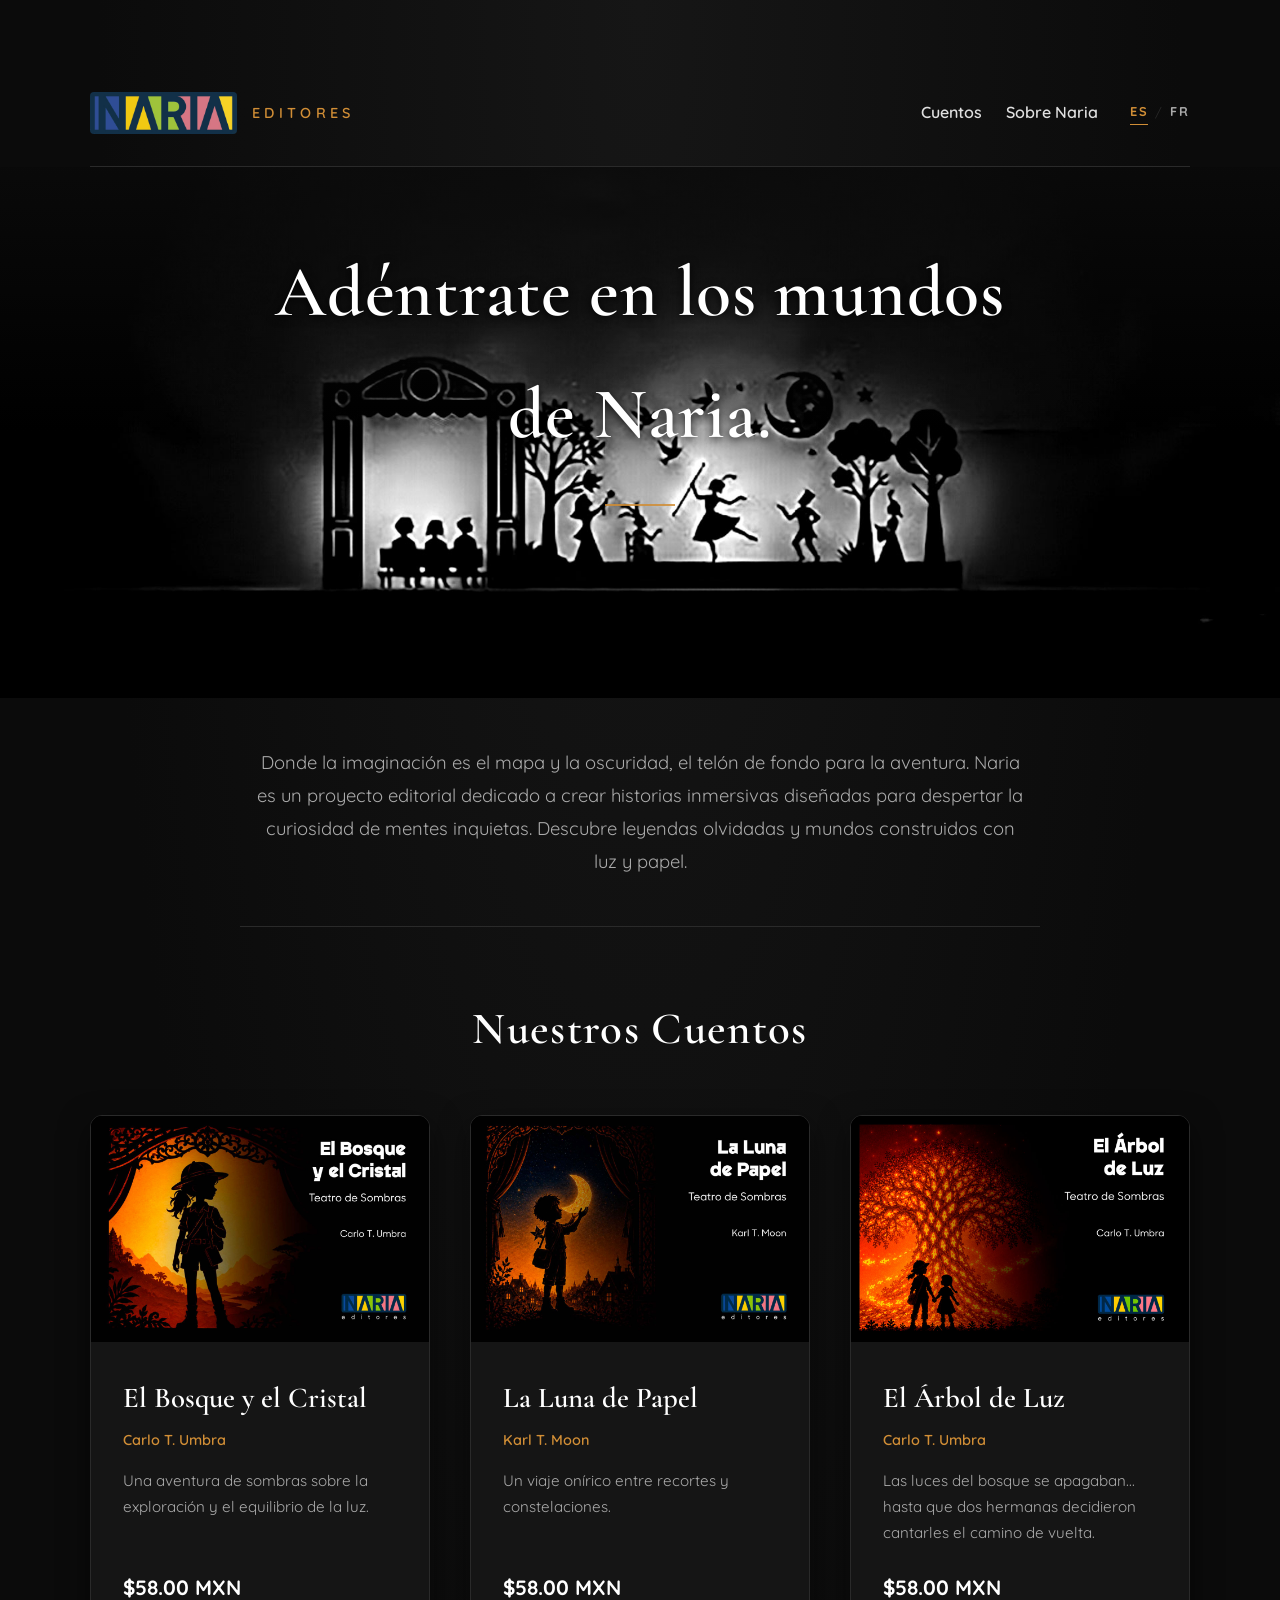
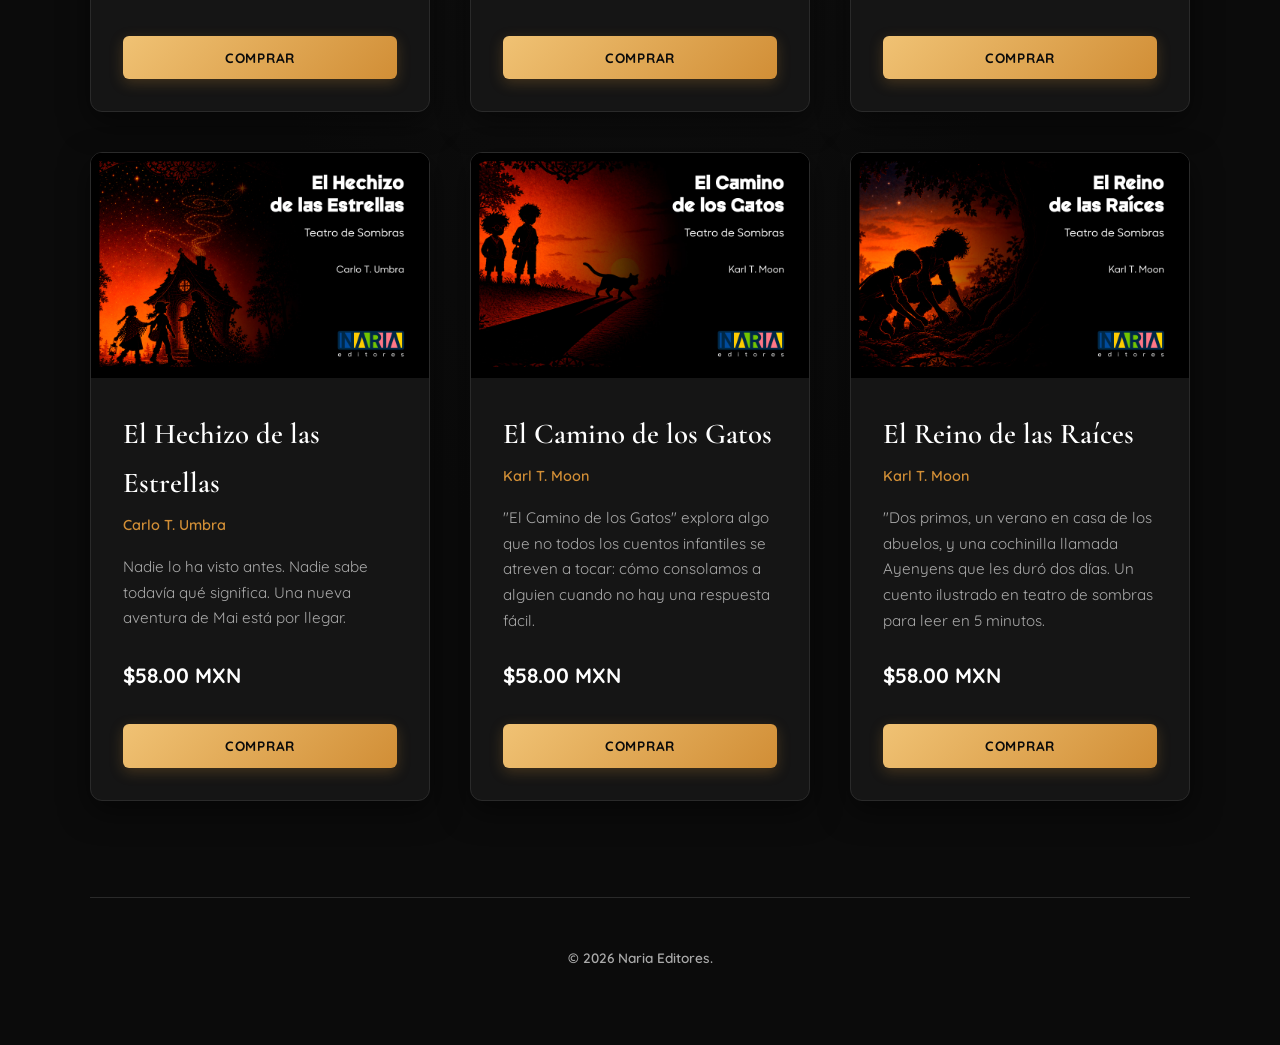
<file: index.html>
<!DOCTYPE html>
<html lang="es">
<head>
    <meta charset="UTF-8">
    <meta name="viewport" content="width=device-width, initial-scale=1.0">
    <title>Naria Editores | Historias de Teatro de Sombras</title>
    <link rel="canonical" href="https://tonateno.github.io/naria/index.html">
    <link rel="alternate" hreflang="es" href="https://tonateno.github.io/naria/index.html">
    <link rel="alternate" hreflang="fr" href="https://tonateno.github.io/naria/fr/index.html">
    <link rel="alternate" hreflang="x-default" href="https://tonateno.github.io/naria/index.html">
    <link rel="stylesheet" href="assets/css/style.css">
    <link rel="preconnect" href="https://fonts.googleapis.com">
    <link rel="preconnect" href="https://fonts.gstatic.com" crossorigin>
    <link href="https://fonts.googleapis.com/css2?family=Cormorant+Garamond:wght@500;600;700&family=Quicksand:wght@400;600;700&display=swap" rel="stylesheet">
</head>
<body class="shadow-theatre-body">

    <header class="main-header container">
        <div class="logo-area">
            <a href="index.html" class="logo-link">
                <img src="images/LogoNaria.jpg" alt="Naria Editores Logo" class="logo-img">
            </a>
            <span class="site-subtitle">Editores</span>
        </div>

        <div class="header-right">
            <nav class="main-nav">
                <ul>
                    <li><a href="#catalogo">Cuentos</a></li>
                    <li><a href="#sobre-naria">Sobre Naria</a></li>
                </ul>
            </nav>

            <div class="lang-switch" aria-label="Selector de idioma">
                <a href="index.html" class="lang-link active" lang="es">ES</a>
                <span class="lang-sep">/</span>
                <a href="fr/index.html" class="lang-link" lang="fr">FR</a>
            </div>
        </div>
    </header>

    <main class="content-area container-fluid">
        <!-- Sección Hero: Imagen header.jpg con el título sobre el cielo oscuro superior -->
        <section class="hero-shadow">
            <div class="hero-content container">
                <h1>Adéntrate en los mundos<br>de Naria.</h1>
            </div>
        </section>

        <!-- Descripción editorial situada debajo de la imagen del header -->
        <section id="sobre-naria" class="intro-description-section container">
            <p class="intro-description">Donde la imaginación es el mapa y la oscuridad, el telón de fondo para la aventura. Naria es un proyecto editorial dedicado a crear historias inmersivas diseñadas para despertar la curiosidad de mentes inquietas. Descubre leyendas olvidadas y mundos construidos con luz y papel.</p>
        </section>

        <!-- Catálogo de Cuentos -->
        <section id="catalogo" class="catalog-section container">
            <h2>Nuestros Cuentos</h2>
            <div class="books-grid">

                <!-- Cuento 1: El Bosque y el Cristal -->
                <article class="book-card">
                    <div class="book-cover-wrapper">
                        <img src="images/cuento-1.jpg" alt="Portada El Bosque y el Cristal" class="book-cover">
                    </div>
                    <div class="book-details">
                        <h3>El Bosque y el Cristal</h3>
                        <p class="book-author">Carlo T. Umbra</p>
                        <p class="book-synopsis">Una aventura de sombras sobre la exploración y el equilibrio de la luz.</p>
                        <p class="book-price">$58.00 MXN</p>
                        <!-- Botón de compra Hotmart para el Cuento 1 -->
                        <a href="https://go.hotmart.com/T107164481V" target="_blank" rel="noopener noreferrer" class="hotmart-buy-button">Comprar</a>
                    </div>
                </article>

                <!-- Cuento 2: La Luna de Papel -->
                <article class="book-card">
                    <div class="book-cover-wrapper">
                        <img src="images/cuento-2.jpg" alt="Portada La Luna de Papel" class="book-cover">
                    </div>
                    <div class="book-details">
                        <h3>La Luna de Papel</h3>
                        <p class="book-author">Karl T. Moon</p>
                        <p class="book-synopsis">Un viaje onírico entre recortes y constelaciones.</p>
                        <p class="book-price">$58.00 MXN</p>
                        <!-- Botón de compra Hotmart para el Cuento 2 -->
                        <a href="https://go.hotmart.com/D107166158L" target="_blank" rel="noopener noreferrer" class="hotmart-buy-button">Comprar</a>
                    </div>
                </article>

                <!-- Cuento 3: El Árbol de Luz -->
                <article class="book-card">
                    <div class="book-cover-wrapper">
                        <img src="images/cuento-3.jpg" alt="Portada El Árbol de Luz" class="book-cover">
                    </div>
                    <div class="book-details">
                        <h3>El Árbol de Luz</h3>
                        <p class="book-author">Carlo T. Umbra</p>
                        <p class="book-synopsis">Las luces del bosque se apagaban... hasta que dos hermanas decidieron cantarles el camino de vuelta.</p>
                        <p class="book-price">$58.00 MXN</p>
                        <!-- Botón de compra Hotmart para el Cuento 3 -->
                        <a href="https://go.hotmart.com/E107239178D" target="_blank" rel="noopener noreferrer" class="hotmart-buy-button">Comprar</a>
                    </div>
                </article>
				
				<!-- Cuento 4: El Hechizo de las Estrellas -->
                <article class="book-card">
                    <div class="book-cover-wrapper">
                        <img src="images/cuento-4.jpg" alt="Portada El Hechizo de las Estrellas" class="book-cover">
                    </div>
                    <div class="book-details">
                        <h3>El Hechizo de las Estrellas</h3>
                        <p class="book-author">Carlo T. Umbra</p>
                        <p class="book-synopsis">Nadie lo ha visto antes. Nadie sabe todavía qué significa. Una nueva aventura de Mai está por llegar.</p>
                        <p class="book-price">$58.00 MXN</p>
                        <!-- Botón de compra Hotmart para el Cuento 3 -->
                        <a href="https://go.hotmart.com/P107373920J?dp=1" target="_blank" rel="noopener noreferrer" class="hotmart-buy-button">Comprar</a>
                    </div>
                </article>

				<!-- Cuento 5: El Camino de los Gatos -->
                <article class="book-card">
                    <div class="book-cover-wrapper">
                        <img src="images/cuento-5.jpg" alt="Portada El Camino de los Gatos" class="book-cover">
                    </div>
                    <div class="book-details">
                        <h3>El Camino de los Gatos</h3>
                        <p class="book-author">Karl T. Moon</p>
                        <p class="book-synopsis">"El Camino de los Gatos" explora algo que no todos los cuentos infantiles se atreven a tocar: cómo consolamos a alguien cuando no hay una respuesta fácil.</p>
                        <p class="book-price">$58.00 MXN</p>
                        <!-- Botón de compra Hotmart para el Cuento 3 -->
                        <a href="https://go.hotmart.com/P107535329M" target="_blank" rel="noopener noreferrer" class="hotmart-buy-button">Comprar</a>
                    </div>
                </article>
				
				<!-- Cuento 6: El Reino de las Raíces -->
                <article class="book-card">
                    <div class="book-cover-wrapper">
                        <img src="images/cuento-6.jpg" alt="Portada El Reino de las Raíces" class="book-cover">
                    </div>
                    <div class="book-details">
                        <h3>El Reino de las Raíces</h3>
                        <p class="book-author">Karl T. Moon</p>
                        <p class="book-synopsis">"Dos primos, un verano en casa de los abuelos, y una cochinilla llamada Ayenyens que les duró dos días. Un cuento ilustrado en teatro de sombras para leer en 5 minutos.</p>
                        <p class="book-price">$58.00 MXN</p>
                        <!-- Botón de compra Hotmart para el Cuento 3 -->
                        <a href="https://go.hotmart.com/V107923233Y" target="_blank" rel="noopener noreferrer" class="hotmart-buy-button">Comprar</a>
                    </div>
                </article>

            </div>
        </section>
    </main>

    <footer class="main-footer container">
        <p>&copy; 2026 Naria Editores.</p>
    </footer>

</body>
</html>
</file>
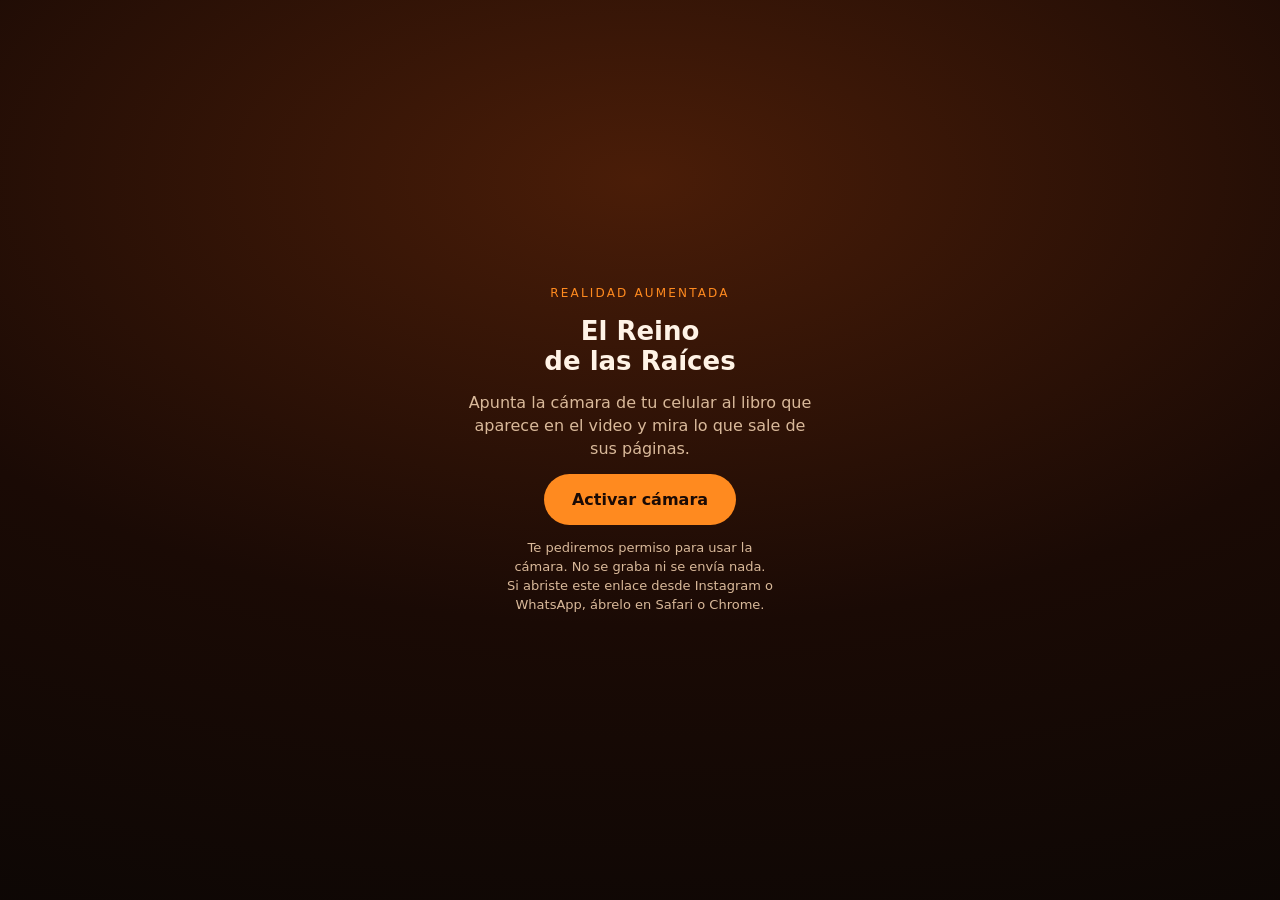
<file: ar/index.html>
<!doctype html>
<html lang="es">
<head>
<meta charset="utf-8">
<meta name="viewport" content="width=device-width,initial-scale=1,maximum-scale=1,user-scalable=no">
<meta name="robots" content="noindex">
<title>El Reino de las Raíces · Realidad aumentada</title>
<style>
  :root{--bg:#0d0705;--ink:#fff3e6;--mut:#d9b99a;--acc:#ff8a1f}
  *{box-sizing:border-box}
  html,body{margin:0;height:100%;background:var(--bg);color:var(--ink);font:16px/1.45 system-ui,-apple-system,"Segoe UI",sans-serif;overflow:hidden}
  #stage{position:fixed;inset:0;overflow:hidden}
  .screen{position:fixed;inset:0;z-index:20;display:flex;flex-direction:column;align-items:center;justify-content:center;gap:14px;padding:24px 20px;text-align:center;
          background:radial-gradient(120% 90% at 50% 20%,#4a1d08 0%,#1a0a05 55%,#0d0705 100%)}
  .screen h1{margin:0;font-size:26px;line-height:1.15}
  .screen p{margin:0;max-width:34ch;color:var(--mut)}
  .eyebrow{font-size:12px;letter-spacing:.18em;text-transform:uppercase;color:var(--acc)}
  .btn{appearance:none;border:0;border-radius:999px;background:var(--acc);color:#1a0a05;font:inherit;font-weight:700;padding:14px 28px;cursor:pointer}
  .btn.ghost{background:rgba(26,10,5,.9);color:var(--ink);border:1.5px solid var(--acc);padding:10px 20px;font-weight:700;box-shadow:0 6px 18px rgba(0,0,0,.45)}
  .small{font-size:13px}
  .hidden{display:none!important}
  #hint{position:fixed;left:0;right:0;bottom:calc(28px + env(safe-area-inset-bottom));z-index:10;display:flex;flex-direction:column;align-items:center;gap:10px;padding:0 20px;text-align:center;pointer-events:none}
  #hint .pill{background:rgba(26,10,5,.88);border:1px solid rgba(255,138,31,.65);color:var(--ink);font-weight:600;border-radius:999px;padding:10px 20px;backdrop-filter:blur(6px);box-shadow:0 6px 18px rgba(0,0,0,.45)}
  #frame{position:fixed;left:50%;top:44%;width:min(86vw,640px);aspect-ratio:16/9;transform:translate(-50%,-50%);z-index:9;border:2px dashed rgba(255,170,90,.75);border-radius:10px;pointer-events:none;animation:pulse 1.8s ease-in-out infinite}
  @keyframes pulse{50%{opacity:.35}}
  #again{position:fixed;left:50%;top:80%;transform:translate(-50%,0);z-index:12;white-space:nowrap}
  .spin{width:34px;height:34px;border-radius:50%;border:4px solid rgba(255,243,230,.2);border-top-color:var(--acc);animation:sp 1s linear infinite}
  @keyframes sp{to{transform:rotate(360deg)}}
  a-scene{position:absolute;inset:0}
  .a-enter-vr,.a-orientation-modal{display:none!important}
  #tv{position:fixed;left:-9999px;top:0;width:8px;height:8px;opacity:0;pointer-events:none}
</style>
<script src="lib/aframe.min.js"></script>
<script src="lib/mindar-image-aframe.prod.js"></script>
</head>
<body>

<div id="start" class="screen">
  <span class="eyebrow">Realidad aumentada</span>
  <h1>El Reino<br>de las Raíces</h1>
  <p>Apunta la cámara de tu celular al libro que aparece en el video y mira lo que sale de sus páginas.</p>
  <button id="go" class="btn">Activar cámara</button>
  <p class="small">Te pediremos permiso para usar la cámara. No se graba ni se envía nada.<br>Si abriste este enlace desde Instagram o WhatsApp, ábrelo en Safari o Chrome.</p>
</div>

<div id="loading" class="screen hidden"><div class="spin"></div><p>Preparando la magia…</p></div>

<div id="error" class="screen hidden">
  <h1>No pudimos usar la cámara</h1>
  <p id="errtxt">Revisa que hayas dado permiso a la cámara y que estés usando Safari o Chrome.</p>
  <button class="btn" onclick="location.reload()">Intentar de nuevo</button>
</div>

<div id="frame" class="hidden"></div>
<div id="hint" class="hidden"><div class="pill" id="hinttxt">Apunta la cámara a la pantalla donde está el libro</div></div>
<button id="again" class="btn ghost hidden">↻ Ver otra vez</button>

<video id="tv" muted loop playsinline preload="auto" webkit-playsinline>
  <source src="assets/tree_mask.mp4" type="video/mp4">
  <source src="assets/tree_mask.webm" type="video/webm">
</video>

<div id="stage">
  <a-scene id="scene"
    mindar-image="imageTargetSrc: targets.mind; autoStart: false; uiLoading: no; uiScanning: no; uiError: no; maxTrack: 1; warmupTolerance: 4; missTolerance: 15"
    color-space="sRGB" renderer="colorManagement: true; alpha: true" embedded
    vr-mode-ui="enabled: false" device-orientation-permission-ui="enabled: false">
    <a-camera position="0 0 0" look-controls="enabled: false" wasd-controls="enabled: false"></a-camera>
    <a-entity id="book" mindar-image-target="targetIndex: 0" naria-show></a-entity>
  </a-scene>
</div>

<script>
(function(){
  var THREE=AFRAME.THREE;
  var clamp=function(x,a,b){return Math.min(b,Math.max(a,x))};
  var lerp=function(a,b,t){return a+(b-a)*t};
  var seg=function(t,a,b){return clamp((t-a)/(b-a),0,1)};
  var eIO=function(x){return x<.5?4*x*x*x:1-Math.pow(-2*x+2,3)/2};
  var eIOs=function(x){return x*x*(3-2*x)};
  var eOut=function(x){return 1-Math.pow(1-x,3)};
  var eBack=function(x){var c1=1.5,c3=c1+1;return 1+c3*Math.pow(x-1,3)+c1*Math.pow(x-1,2)};
  var PI=Math.PI;

  // ---------------- geometría: el libro acostado tal como se ve en el video ----------------
  var FW=1920, FH=1080;                                   // tamaño del cuadro del video (imagen de reconocimiento)
  var fx=function(x){return (x-10)*1920/2731}, fy=function(y){return y*1080/1536};
  var QUAD=[[1135,1056],[1616,1056],[1744,1266],[1007,1266]].map(function(p){return [fx(p[0]),fy(p[1])]});
  var PW=1.5, PD=1.0, T=0.045, KV=1.25;                   // ancho, fondo, grosor del libro; factor vertical
  function solveH(src,dst){
    var A=[],b=[],i;
    for(i=0;i<4;i++){
      var x=src[i][0],y=src[i][1],u=dst[i][0],v=dst[i][1];
      A.push([x,y,1,0,0,0,-u*x,-u*y]);b.push(u);
      A.push([0,0,0,x,y,1,-v*x,-v*y]);b.push(v);
    }
    var n=8;
    for(var c=0;c<n;c++){
      var p=c;for(i=c+1;i<n;i++)if(Math.abs(A[i][c])>Math.abs(A[p][c]))p=i;
      var tmp=A[c];A[c]=A[p];A[p]=tmp;var tb=b[c];b[c]=b[p];b[p]=tb;
      for(i=c+1;i<n;i++){var f=A[i][c]/A[c][c];for(var k=c;k<n;k++)A[i][k]-=f*A[c][k];b[i]-=f*b[c]}
    }
    var h=new Array(n);
    for(i=n-1;i>=0;i--){var s=b[i];for(var k2=i+1;k2<n;k2++)s-=A[i][k2]*h[k2];h[i]=s/A[i][i]}
    return h;
  }
  var H=solveH([[0,0],[PW,0],[PW,PD],[0,PD]],QUAD);
  function pxy(u,v){var z=H[6]*u+H[7]*v+1;return [(H[0]*u+H[1]*v+H[2])/z,(H[3]*u+H[4]*v+H[5])/z]}
  function hscale(v){return (pxy(PW,v)[0]-pxy(0,v)[0])/PW}   // píxeles por unidad a esa profundidad
  function proj(u,v,w){
    var p=pxy(u,v); var y=p[1]-w*KV*hscale(v);
    return [p[0]/FW-0.5,(FH/2-y)/FW];
  }

  // ---------------- utilidades de malla ----------------
  var loader=new THREE.TextureLoader();
  function tex(url,srgb){
    var t=loader.load(url);
    if(srgb!==false) t.colorSpace=THREE.SRGBColorSpace;
    t.anisotropy=4; t.generateMipmaps=true; t.minFilter=THREE.LinearMipmapLinearFilter;
    return t;
  }
  function mat(o){
    var m=new THREE.MeshBasicMaterial(Object.assign({transparent:true,depthTest:false,depthWrite:false,side:THREE.DoubleSide,toneMapped:false},o));
    return m;
  }
  function radialTex(stops,w,h){
    var cv=document.createElement("canvas");cv.width=w||256;cv.height=h||256;var g=cv.getContext("2d");
    var gr=g.createRadialGradient(cv.width/2,cv.height/2,0,cv.width/2,cv.height/2,cv.width/2);
    stops.forEach(function(s){gr.addColorStop(s[0],s[1])});
    g.fillStyle=gr;g.fillRect(0,0,cv.width,cv.height);
    var t=new THREE.CanvasTexture(cv);t.colorSpace=THREE.SRGBColorSpace;return t;
  }
  var NX=16,NY=8;
  function Grid(){
    var n=(NX+1)*(NY+1);
    this.geo=new THREE.BufferGeometry();
    this.pos=new Float32Array(n*3);this.uv=new Float32Array(n*2);
    var idx=[];
    for(var j=0;j<=NX;j++)for(var i=0;i<=NY;i++){var k=j*(NY+1)+i;this.uv[k*2]=j/NX;this.uv[k*2+1]=1-i/NY}
    for(j=0;j<NX;j++)for(i=0;i<NY;i++){var a=j*(NY+1)+i,b=a+1,c=a+(NY+1),d=c+1;idx.push(a,b,c,b,d,c)}
    this.geo.setIndex(idx);
    this.geo.setAttribute("position",new THREE.BufferAttribute(this.pos,3));
    this.geo.setAttribute("uv",new THREE.BufferAttribute(this.uv,2));
  }
  // coloca la hoja: alpha=0 acostada a la derecha, alpha=PI acostada a la izquierda
  Grid.prototype.setPage=function(alpha,h0,lag){
    var ds=PW/NX, u=0, w=h0, sa=Math.sin(alpha);
    for(var j=0;j<=NX;j++){
      if(j>0){var a=alpha-lag*sa*((j-0.5)/NX); u+=ds*Math.cos(a); w+=ds*Math.sin(a)}
      for(var i=0;i<=NY;i++){
        var p=proj(u,i/NY*PD,w),k=(j*(NY+1)+i)*3;
        this.pos[k]=p[0];this.pos[k+1]=p[1];this.pos[k+2]=0;
      }
    }
    this.geo.attributes.position.needsUpdate=true;
    this.geo.computeBoundingSphere();
  };
  // rectángulo plano sobre la mesa (u0..u1, v0..v1) a altura w
  Grid.prototype.setFlat=function(u0,u1,v0,v1,w){
    for(var j=0;j<=NX;j++)for(var i=0;i<=NY;i++){
      var p=proj(lerp(u0,u1,j/NX),lerp(v0,v1,i/NY),w),k=(j*(NY+1)+i)*3;
      this.pos[k]=p[0];this.pos[k+1]=p[1];this.pos[k+2]=0;
    }
    this.geo.attributes.position.needsUpdate=true;this.geo.computeBoundingSphere();
  };

  AFRAME.registerComponent("naria-show",{
    init:function(){
      var self=this, root=this.el.object3D;
      this.t=0; this.found=false;
      this.el.addEventListener("targetFound",function(){self.found=true;UI.found()});
      this.el.addEventListener("targetLost",function(){self.found=false;UI.lost()});
      window.NARIA_RESTART=function(){self.t=0};
      var g=this.g=new THREE.Group();root.add(g);

      // --- libro acostado original (sombras + libro) ---
      var bt=tex("assets/book_lying.png");
      var bx0=611.64,by0=717.19,bx1=1321.71,by1=977.34;
      this.bookSpr=new THREE.Mesh(new THREE.PlaneGeometry((bx1-bx0)/FW,(by1-by0)/FW),mat({map:bt}));
      this.bookSpr.position.set((bx0+bx1)/2/FW-0.5,(FH/2-(by0+by1)/2)/FW,0);this.bookSpr.renderOrder=1;g.add(this.bookSpr);

      // --- sombra del lado izquierdo (donde caen las hojas) ---
      var sh=document.createElement("canvas");sh.width=128;sh.height=64;var sg=sh.getContext("2d");
      sg.filter="blur(6px)";sg.fillStyle="rgba(0,0,0,.85)";sg.fillRect(14,12,100,40);
      var st=new THREE.CanvasTexture(sh);
      this.shL=new Grid();this.shLm=new THREE.Mesh(this.shL.geo,mat({map:st,opacity:0}));this.shLm.renderOrder=2;g.add(this.shLm);
      this.shL.setFlat(-PW-0.08,0.02,-0.06,PD+0.08,0);

      // --- hojas ---
      var tc=tex("assets/cover.jpg"), p1=tex("assets/pag1.jpg"), p2=tex("assets/pag2.jpg"), p3=tex("assets/pag3.jpg");
      function page(map,front,back,hR,hL){
        var gr=new Grid(),f=new THREE.Mesh(gr.geo,mat({map:map,color:front||0xffffff})),b=new THREE.Mesh(gr.geo,back?mat({map:map,color:back}):mat({color:0x1d0f08}));
        g.add(f);g.add(b);return {g:gr,f:f,b:b,hR:hR,hL:hL,a:-1};
      }
      this.stage=page(p3,0xffffff,0,T-0.012,T-0.012); this.stage.g.setPage(0,T-0.012,0); this.stage.f.renderOrder=3; this.stage.b.visible=false;
      this.pg2=page(p2,0xffffff,0x5a4a40,T-0.008,0.015);
      this.pg1=page(p1,0xffffff,0x5a4a40,T-0.004,0.010);
      this.cov=page(tc,0xffffff,0,T,0.005);
      this.pages=[this.pg2,this.pg1,this.cov]; this.pg2.idx=2;this.pg1.idx=1;this.cov.idx=0;
      this.pg2.rBase=4;this.pg1.rBase=5;this.cov.rBase=6;

      // --- luces ---
      var glowT=radialTex([[0,"rgba(255,190,100,1)"],[0.35,"rgba(255,120,30,.55)"],[0.7,"rgba(200,60,10,.15)"],[1,"rgba(120,30,5,0)"]]);
      this.glowBack=new THREE.Mesh(new THREE.PlaneGeometry(1,1),mat({map:glowT,blending:THREE.AdditiveBlending,opacity:0}));this.glowBack.renderOrder=33;g.add(this.glowBack);
      this.glowPage=new Grid();this.glowPageM=new THREE.Mesh(this.glowPage.geo,mat({map:glowT,blending:THREE.AdditiveBlending,opacity:0}));this.glowPageM.renderOrder=8;g.add(this.glowPageM);
      this.glowPage.setFlat(-0.35,PW+0.35,-0.5,PD+0.5,T-0.01);
      var colT=document.createElement("canvas");colT.width=64;colT.height=256;var cg=colT.getContext("2d");
      var lg=cg.createLinearGradient(0,256,0,0);lg.addColorStop(0,"rgba(255,200,120,.95)");lg.addColorStop(0.5,"rgba(255,150,60,.35)");lg.addColorStop(1,"rgba(255,120,40,0)");
      cg.fillStyle=lg;cg.fillRect(0,0,64,256);
      var hg=cg.createLinearGradient(0,0,64,0);hg.addColorStop(0,"rgba(0,0,0,1)");hg.addColorStop(0.5,"rgba(0,0,0,0)");hg.addColorStop(1,"rgba(0,0,0,1)");
      cg.globalCompositeOperation="destination-out";cg.fillStyle=hg;cg.fillRect(0,0,64,256);
      var colTx=new THREE.CanvasTexture(colT);colTx.colorSpace=THREE.SRGBColorSpace;
      this.shaft=new THREE.Mesh(new THREE.PlaneGeometry(1,1),mat({map:colTx,blending:THREE.AdditiveBlending,opacity:0}));this.shaft.renderOrder=32;g.add(this.shaft);

      // --- árbol (video con máscara) y chico (a contraluz) ---
      var vid=this.vid=document.getElementById("tv");
      var vt=this.vt=new THREE.VideoTexture(vid);vt.minFilter=THREE.LinearFilter;vt.magFilter=THREE.LinearFilter;vt.generateMipmaps=false;
      this.treeG=new THREE.Group();g.add(this.treeG);
      this.tree=new THREE.Mesh(new THREE.PlaneGeometry(1,1),mat({color:0x070302,alphaMap:vt}));this.tree.renderOrder=40;this.treeG.add(this.tree);
      this.boyG=new THREE.Group();g.add(this.boyG);
      var bt2=tex("assets/boy.png");
      this.boy=new THREE.Mesh(new THREE.PlaneGeometry(1,1),mat({map:bt2}));this.boy.renderOrder=41;this.boyG.add(this.boy);
      this.boyAR=551/1280;

      // --- logo ---
      this.logoG=new THREE.Group();g.add(this.logoG);
      this.logoGlow=new THREE.Mesh(new THREE.PlaneGeometry(1,1),mat({map:glowT,blending:THREE.AdditiveBlending,opacity:0}));this.logoGlow.renderOrder=34;this.logoG.add(this.logoGlow);
      this.logo=new THREE.Mesh(new THREE.PlaneGeometry(1,1),mat({map:tex("assets/logo.png")}));this.logo.renderOrder=35;this.logoG.add(this.logo);

      // --- chispas ---
      var NPt=70,pp=new Float32Array(NPt*3);this.NPt=NPt;
      this.pgeo=new THREE.BufferGeometry();this.pgeo.setAttribute("position",new THREE.BufferAttribute(pp,3));
      var dot=radialTex([[0,"rgba(255,235,190,1)"],[0.3,"rgba(255,170,70,.8)"],[1,"rgba(255,120,30,0)"]],64,64);
      this.pmat=new THREE.PointsMaterial({size:11*Math.min(window.devicePixelRatio||1,2),map:dot,transparent:true,depthTest:false,depthWrite:false,blending:THREE.AdditiveBlending,sizeAttenuation:false,opacity:0});
      this.pts=new THREE.Points(this.pgeo,this.pmat);this.pts.renderOrder=39;this.pts.frustumCulled=false;g.add(this.pts);
      var r=function(i,s){var x=Math.sin(i*127.1+s*311.7)*43758.5453;return x-Math.floor(x)};
      this.pr=[];for(var i=0;i<NPt;i++)this.pr.push({u:r(i,1)*PW,v:0.15+r(i,2)*0.7,sp:0.25+r(i,3)*0.55,ph:r(i,4)*6.28,t0:r(i,5)*4,sw:0.1+r(i,6)*0.25});
      this.apply(0);
    },
    placePage:function(pc,alpha){
      var h0=lerp(pc.hR,pc.hL,alpha/PI), lag=0.55;
      pc.g.setPage(alpha,h0,lag);
      var front=alpha<PI/2;
      var inFlight=alpha>0.001&&alpha<PI-0.001;
      var ro=inFlight?30+pc.idx:(alpha>=PI-0.001?20+pc.idx:pc.rBase);
      pc.f.visible=front;pc.b.visible=!front;
      pc.f.renderOrder=ro;pc.b.renderOrder=ro;
      var sh=1-0.28*Math.sin(alpha);
      pc.f.material.color.setRGB(sh,sh,sh);
    },
    tick:function(time,dt){
      if(!this.found) return;
      this.t+=Math.min(dt,100)/1000;
      this.apply(this.t);
    },
    apply:function(t){
      var self=this;
      // --- apertura y hojeo ---
      var aC=eIO(seg(t,0.9,2.5))*PI, a1=eIO(seg(t,3.2,4.2))*PI, a2=eIO(seg(t,4.05,5.05))*PI;
      this.cov.f.visible=this.cov.b.visible=(t>0.85);
      this.placePage(this.cov,aC); this.placePage(this.pg1,a1); this.placePage(this.pg2,a2);
      var op=t>0.85; this.stage.f.visible=op;
      if(!op){[this.cov,this.pg1,this.pg2].forEach(function(p){p.f.visible=false;p.b.visible=false})}
      this.shLm.material.opacity=0.55*seg(t,1.6,2.6);
      // --- luz sobre la página ---
      var gp=seg(t,0.9,2.6)*0.8+seg(t,5.0,6.4)*0.3; if(t<=0.85)gp=0;
      this.glowPageM.material.opacity=gp*(0.92+0.08*Math.sin(t*5.3));
      // --- árbol y chico salen del libro ---
      var kt=seg(t,5.5,6.7), kb=seg(t,6.0,7.2);
      var tp=Math.max(0.0001,eBack(kt)), bp=Math.max(0.0001,eBack(kb));
      this.treeG.visible=kt>0; this.boyG.visible=kb>0;
      var tH=1.4, treeAR=800/576;
      this.setBill2(this.treeG,this.tree,1.12,0.30,tH,treeAR,tp,0.62,1.0);
      var sway=Math.sin(t*1.3)*0.012;
      this.setBill2(this.boyG,this.boy,0.42,0.80,1.15,this.boyAR,bp,0.5,1.0);
      this.boyG.rotation.z=sway*(kb>=1?1:0);
      // --- contraluz: resplandor detrás de ambos ---
      var gb=seg(t,5.3,7.0);
      var c=proj(0.78,0.5,T+0.65), sz=proj(0.78,0.5,T+1.45);
      var gh=Math.abs(c[1]-sz[1])*2*1.15;
      this.glowBack.position.set(c[0],c[1],0);this.glowBack.scale.set(gh*1.7,gh,1);
      this.glowBack.material.opacity=0.85*gb*(0.9+0.1*Math.sin(t*3.1));
      var s0=proj(0.78,0.5,T), s1=proj(0.78,0.5,T+1.8);
      this.shaft.position.set(s0[0],(s0[1]+s1[1])/2,0);this.shaft.scale.set(Math.abs(s0[1]-s1[1])*0.55,Math.abs(s0[1]-s1[1]),1);
      this.shaft.material.opacity=0.9*(seg(t,2.0,3.6)*0.45+seg(t,5.2,6.6)*0.55)*(0.9+0.1*Math.sin(t*4.1));
      // --- logo ---
      var kl=seg(t,7.2,8.6);
      this.logoG.visible=kl>0;
      var lp=eBack(kl), lc=proj(0.78,0.5,T+0.15+eOut(kl)*1.2+0.03*Math.sin(t*1.7)*seg(t,8.6,9.0));
      var logoW=2.3*hscale(0.5)/FW*Math.max(0.0001,lp), logoH=logoW*(512/1792);
      this.logoG.position.set(lc[0],lc[1],0);
      this.logo.scale.set(logoW,logoH,1);
      this.logoGlow.scale.set(logoW*1.9,logoH*4.2,1);
      this.logoGlow.material.opacity=0.8*Math.sin(PI*seg(t,7.2,9.0))+0.12;
      // --- chispas ---
      var pa=this.pgeo.attributes.position.array, pm=0;
      for(var i=0;i<this.NPt;i++){
        var q=this.pr[i], age=(t-0.9-q.t0*0.4); if(age<0){pa[i*3]=9;pa[i*3+1]=9;continue}
        var life=3.2,aa=age%life,k=aa/life;
        var w=T+0.1+q.sp*aa*0.8, u=q.u+Math.sin(aa*1.6+q.ph)*q.sw, v=q.v+Math.cos(aa*1.2+q.ph)*0.08;
        var p=proj(u,v,w);pa[i*3]=p[0];pa[i*3+1]=p[1];pa[i*3+2]=0;
      }
      this.pgeo.attributes.position.needsUpdate=true;
      this.pmat.opacity=seg(t,0.9,2.0)*0.95;
      // --- video del árbol ---
      if(this.vid&&kt>0&&this.vid.paused){var pr=this.vid.play();if(pr&&pr.catch)pr.catch(function(){})}
      if(t>9.6){UI.done();this.placeAgain()}
    },
    placeAgain:function(){
      var sc=this.el.sceneEl, cam=sc.camera; if(!cam||!sc.canvas) return;
      var p=proj(0.75,1.0,0); var v=new THREE.Vector3(p[0],p[1]-0.035,0);
      this.g.localToWorld(v); v.project(cam);
      var r=sc.canvas.getBoundingClientRect(), b=document.getElementById("again");
      var x=r.left+(v.x*0.5+0.5)*r.width, y=r.top+(-v.y*0.5+0.5)*r.height;
      x=clamp(x,70,window.innerWidth-70); y=clamp(y,60,window.innerHeight-70);
      b.style.left=x+"px"; b.style.top=y+"px";
    },
    setBill2:function(grp,mesh,u,v,hUnits,ar,pop,ax,ay){
      var b=proj(u,v,T), top=proj(u,v,T+hUnits), hY=Math.abs(b[1]-top[1])*pop, wY=Math.abs(b[1]-top[1])*ar*pop;
      grp.position.set(b[0],b[1],0);
      mesh.scale.set(wY,hY,1);
      mesh.position.set((0.5-ax)*wY,hY*0.5-(1-ay)*hY,0);
    }
  });

  // ---------------- interfaz ----------------
  var $=function(i){return document.getElementById(i)};
  var UI={
    found:function(){$("hint").classList.add("hidden");$("frame").classList.add("hidden")},
    lost:function(){$("again").classList.add("hidden");if(started){$("hinttxt").textContent="Vuelve a apuntar a la pantalla";$("hint").classList.remove("hidden");$("frame").classList.remove("hidden")}},
    done:function(){$("again").classList.remove("hidden")}
  };
  var started=false;
  var scene=$("scene");
  function fail(msg){$("loading").classList.add("hidden");$("start").classList.add("hidden");if(msg)$("errtxt").textContent=msg;$("error").classList.remove("hidden")}
  scene.addEventListener("arReady",function(){
    $("loading").classList.add("hidden");
    $("hint").classList.remove("hidden");$("frame").classList.remove("hidden");started=true;
  });
  scene.addEventListener("arError",function(){fail()});
  $("go").addEventListener("click",function(){
    // desbloquea la reproducción del video (iOS exige un toque del usuario)
    try{var v=$("tv");var p=v.play();if(p&&p.then)p.then(function(){v.pause();v.currentTime=0}).catch(function(){})}catch(e){}
    $("start").classList.add("hidden");$("loading").classList.remove("hidden");
    var sys=scene.systems["mindar-image-system"];
    var run=function(){ try{ var p=sys.start(); if(p&&p.catch) p.catch(function(){fail()}); }catch(e){fail()} };
    if(scene.hasLoaded) run(); else scene.addEventListener("loaded",run);
  });
  $("again").addEventListener("click",function(){$("again").classList.add("hidden");window.NARIA_RESTART&&window.NARIA_RESTART()});
})();
</script>
</body>
</html>
</file>
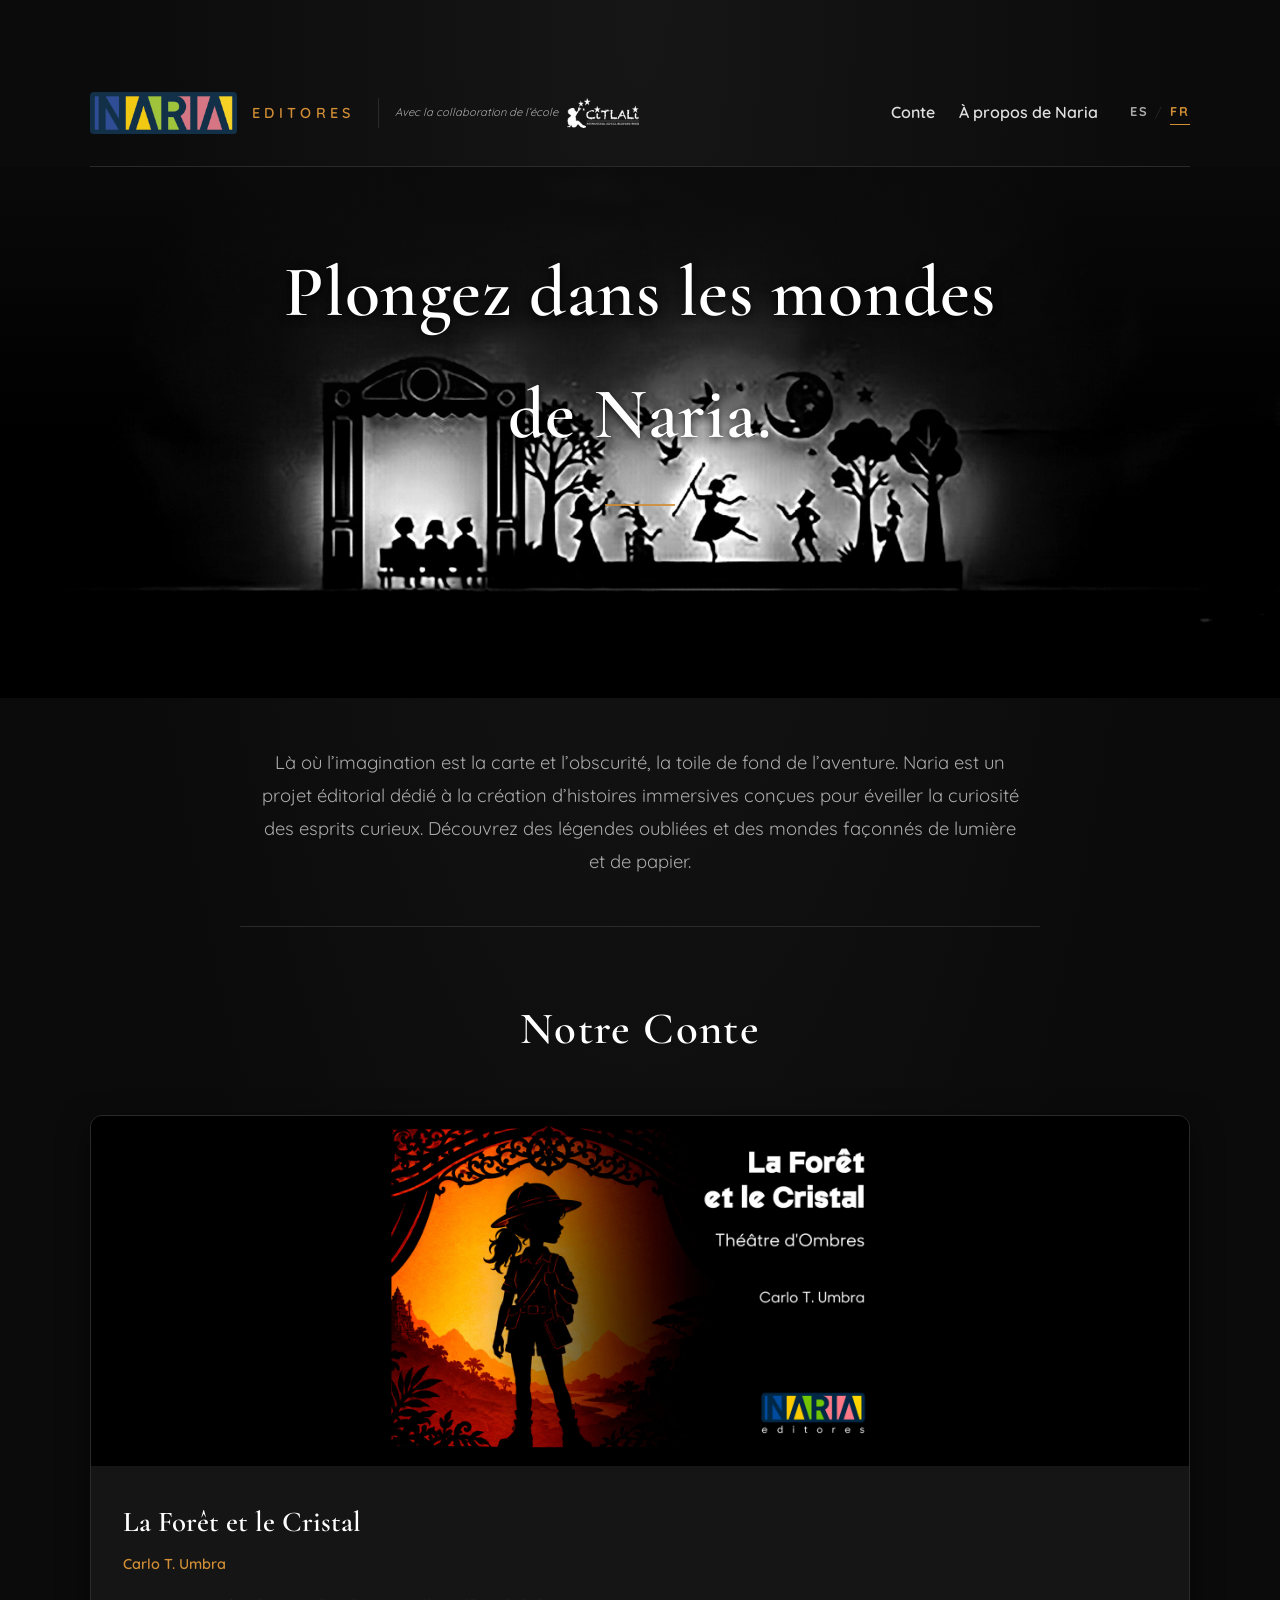
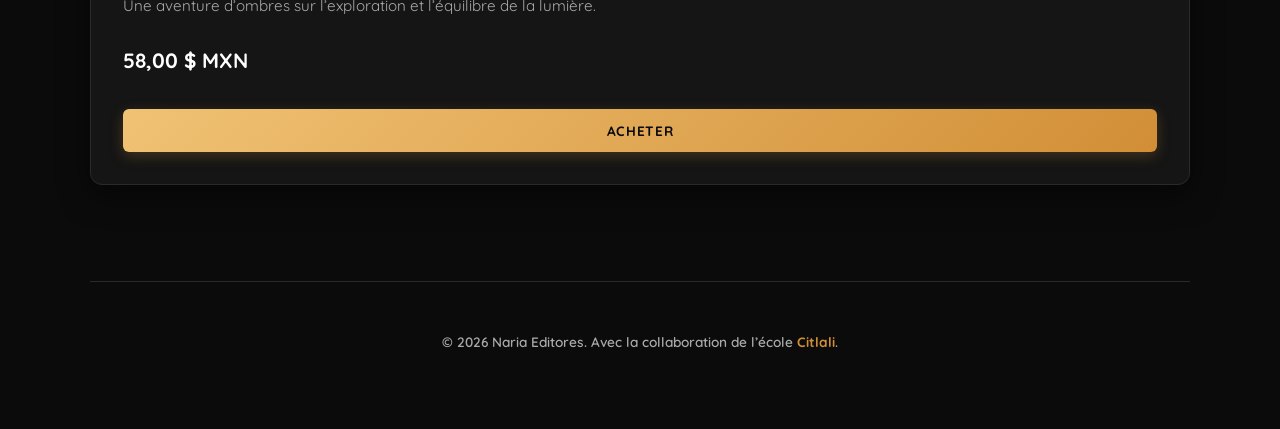
<file: fr/index.html>
<!DOCTYPE html>
<html lang="fr">
<head>
    <meta charset="UTF-8">
    <meta name="viewport" content="width=device-width, initial-scale=1.0">
    <title>Naria Editores | Histoires de Théâtre d’Ombres</title>
    <link rel="canonical" href="https://tonateno.github.io/naria/fr/index.html">
    <link rel="alternate" hreflang="es" href="https://tonateno.github.io/naria/index.html">
    <link rel="alternate" hreflang="fr" href="https://tonateno.github.io/naria/fr/index.html">
    <link rel="alternate" hreflang="x-default" href="https://tonateno.github.io/naria/index.html">
    <link rel="stylesheet" href="../assets/css/style.css">
    <link rel="preconnect" href="https://fonts.googleapis.com">
    <link rel="preconnect" href="https://fonts.gstatic.com" crossorigin>
    <link href="https://fonts.googleapis.com/css2?family=Cormorant+Garamond:wght@500;600;700&family=Quicksand:wght@400;600;700&display=swap" rel="stylesheet">
</head>
<body class="shadow-theatre-body">

    <header class="main-header container">
        <div class="logo-area">
            <a href="index.html" class="logo-link">
                <img src="../images/LogoNaria.jpg" alt="Logo Naria Éditeurs" class="logo-img">
            </a>
            <span class="site-subtitle">Editores</span>

            <div class="collab-area">
                <span class="collab-text">Avec la collaboration de l’école</span>
                <a href="https://internationalschoolbezannes.wpcomstaging.com/" target="_blank" rel="noopener noreferrer" class="collab-logo-link">
                    <img src="../images/logoCitlali.png" alt="École Citlali" class="collab-logo">
                </a>
            </div>
        </div>

        <div class="header-right">
            <nav class="main-nav">
                <ul>
                    <li><a href="#catalogue">Conte</a></li>
                    <li><a href="#a-propos-de-naria">À propos de Naria</a></li>
                </ul>
            </nav>

            <div class="lang-switch" aria-label="Sélecteur de langue">
                <a href="../index.html" class="lang-link" lang="es">ES</a>
                <span class="lang-sep">/</span>
                <a href="index.html" class="lang-link active" lang="fr">FR</a>
            </div>
        </div>
    </header>

    <main class="content-area container-fluid">
        <!-- Section Hero -->
        <section class="hero-shadow">
            <div class="hero-content container">
                <h1>Plongez dans les mondes<br>de Naria.</h1>
            </div>
        </section>

        <!-- Description éditoriale -->
        <section id="a-propos-de-naria" class="intro-description-section container">
            <p class="intro-description">Là où l’imagination est la carte et l’obscurité, la toile de fond de l’aventure. Naria est un projet éditorial dédié à la création d’histoires immersives conçues pour éveiller la curiosité des esprits curieux. Découvrez des légendes oubliées et des mondes façonnés de lumière et de papier.</p>
        </section>

        <!-- Catalogue -->
        <section id="catalogue" class="catalog-section container">
            <h2>Notre Conte</h2>
            <div class="books-grid">

                <!-- Conte : La Forêt et le Cristal -->
                <article class="book-card">
                    <div class="book-cover-wrapper">
                        <img src="../images/conte-1.jpg" alt="Couverture de La Forêt et le Cristal" class="book-cover">
                    </div>
                    <div class="book-details">
                        <h3>La Forêt et le Cristal</h3>
                        <p class="book-author">Carlo T. Umbra</p>
                        <p class="book-synopsis">Une aventure d’ombres sur l’exploration et l’équilibre de la lumière.</p>
                        <p class="book-price">58,00 $ MXN</p>
                        <!-- Bouton d'achat Hotmart : lien en attente -->
                        <a href="https://go.hotmart.com/R107408239D" target="_blank" rel="noopener noreferrer" class="hotmart-buy-button">Acheter</a>
                    </div>
                </article>

            </div>
        </section>
    </main>

    <footer class="main-footer container">
        <p>&copy; 2026 Naria Editores. Avec la collaboration de l’école <a href="https://internationalschoolbezannes.wpcomstaging.com/" target="_blank" rel="noopener noreferrer" class="footer-link">Citlali</a>.</p>
    </footer>

</body>
</html>
</file>
<file: assets/css/style.css>
/* ==========================================================================
   Naria: Estilos - Teatro de Sombras (Mobile-First) — v2 Premium
   ========================================================================== */

:root {
    --bg-deep-black: #0b0b0b;
    --bg-deep-black-soft: #161616;
    --card-bg: #151515;
    --text-main: #e0e0e0;
    --text-muted: #aaaaaa;
    --accent-glow: #d18e36;
    --accent-glow-light: #f0c274;
    --border-color: #2a2a2a;

    --font-main: 'Quicksand', sans-serif;
    --font-display: 'Cormorant Garamond', serif;
}

* {
    box-sizing: border-box;
    margin: 0;
    padding: 0;
}

html {
    font-size: 16px;
    scroll-behavior: smooth;
}

.shadow-theatre-body {
    font-family: var(--font-main);
    background-color: var(--bg-deep-black);
    background-image: radial-gradient(ellipse at top, var(--bg-deep-black-soft) 0%, var(--bg-deep-black) 60%);
    color: var(--text-main);
    line-height: 1.7;
    overflow-x: hidden;
    display: flex;
    flex-direction: column;
    min-height: 100vh;
    padding-top: 60px;
    padding-bottom: 60px;
}

.container {
    width: 90%;
    max-width: 1100px;
    margin: 0 auto;
}

.container-fluid {
    width: 100%;
}

/* --- Marco de Proscenio (Teatro de Sombras) --- */
.proscenium-frame {
    position: fixed;
    left: 0;
    width: 100%;
    height: 40px;
    background-color: var(--bg-deep-black);
    z-index: 1000;
    background-image:
        linear-gradient(45deg, var(--accent-glow) 25%, transparent 25%),
        linear-gradient(-45deg, var(--accent-glow) 25%, transparent 25%),
        linear-gradient(45deg, transparent 75%, var(--accent-glow) 75%),
        linear-gradient(-45deg, transparent 75%, var(--accent-glow) 75%);
    background-size: 20px 20px;
    opacity: 0.85;
}

.proscenium-frame.top { top: 0; border-bottom: 2px solid var(--accent-glow); }
.proscenium-frame.bottom { bottom: 0; border-top: 2px solid var(--accent-glow); }

/* --- Header --- */
.main-header {
    padding: 2rem 0;
    display: flex;
    flex-direction: column;
    align-items: center;
    gap: 1.25rem;
    border-bottom: 1px solid var(--border-color);
}

@media(min-width: 768px) {
    .main-header {
        flex-direction: row;
        justify-content: space-between;
    }
}

.logo-area {
    display: flex;
    align-items: center;
    gap: 15px;
}

.logo-link {
    display: inline-block;
    line-height: 0;
}

.logo-img {
    height: 42px;
    width: auto;
    object-fit: contain;
    display: block;
    border-radius: 4px;
}

.site-subtitle {
    font-family: var(--font-main);
    font-size: 0.9rem;
    letter-spacing: 0.3em;
    color: var(--accent-glow);
    text-transform: uppercase;
    font-weight: 600;
}

/* --- Bloque de colaboración (logo Citlali) --- */
.logo-area {
    flex-wrap: wrap;
    justify-content: center;
}

.collab-area {
    display: flex;
    align-items: center;
    gap: 0.6rem;
    padding-left: 1rem;
    margin-left: 0.5rem;
    border-left: 1px solid var(--border-color);
}

.collab-text {
    font-family: var(--font-main);
    font-size: 0.7rem;
    font-style: italic;
    color: var(--text-muted);
    white-space: nowrap;
}

.collab-logo-link {
    display: block;
    line-height: 0;
    transition: opacity 0.3s ease;
}

.collab-logo-link:hover {
    opacity: 0.8;
}

.collab-logo {
    height: 30px;
    width: auto;
    object-fit: contain;
    display: block;
}

.footer-link {
    color: var(--accent-glow);
    text-decoration: none;
    font-weight: 700;
    transition: color 0.3s ease;
}

.footer-link:hover {
    color: var(--accent-glow-light);
    text-decoration: underline;
}

@media (max-width: 480px) {
    .collab-area {
        border-left: none;
        margin-left: 0;
        padding-left: 0;
        width: 100%;
        justify-content: center;
        margin-top: 0.5rem;
    }
}

/* Contenedor de nav + selector de idioma */
.header-right {
    display: flex;
    flex-direction: column;
    align-items: center;
    gap: 1rem;
}

@media(min-width: 768px) {
    .header-right {
        flex-direction: row;
        gap: 2rem;
    }
}

.main-nav ul {
    list-style: none;
    display: flex;
    gap: 1.5rem;
}

.main-nav a {
    position: relative;
    font-family: var(--font-main);
    color: var(--text-main);
    text-decoration: none;
    font-weight: 600;
    transition: color 0.3s ease;
    padding-bottom: 2px;
}

.main-nav a::after {
    content: '';
    position: absolute;
    left: 0;
    bottom: 0;
    width: 0;
    height: 1px;
    background: var(--accent-glow);
    transition: width 0.3s ease;
}

.main-nav a:hover {
    color: var(--accent-glow);
}

.main-nav a:hover::after {
    width: 100%;
}

/* --- Selector de idioma --- */
.lang-switch {
    display: flex;
    align-items: center;
    gap: 0.4rem;
    font-family: var(--font-main);
    font-size: 0.8rem;
    letter-spacing: 0.15em;
    text-transform: uppercase;
}

.lang-switch .lang-link {
    color: var(--text-muted);
    text-decoration: none;
    font-weight: 700;
    transition: color 0.3s ease;
    padding-bottom: 2px;
    border-bottom: 1px solid transparent;
}

.lang-switch .lang-link:hover {
    color: #ffffff;
}

.lang-switch .lang-link.active {
    color: var(--accent-glow);
    border-bottom: 1px solid var(--accent-glow);
}

.lang-switch .lang-sep {
    color: var(--border-color);
}

/* --- Hero Section con la imagen header.jpg y título arriba (cielo oscuro) --- */
.hero-shadow {
    position: relative;
    background-image: url('../../images/header.jpg');
    background-size: cover;
    background-position: center;
    background-repeat: no-repeat;
    padding: 4rem 1rem 12rem 1rem;
    text-align: center;
    display: flex;
    flex-direction: column;
    justify-content: flex-start;
    align-items: center;
}

.hero-shadow::before {
    content: '';
    position: absolute;
    top: 0;
    left: 0;
    width: 100%;
    height: 50%;
    background: linear-gradient(to bottom, rgba(11,11,11,0.85) 0%, rgba(11,11,11,0) 100%);
    z-index: 1;
}

.hero-content {
    position: relative;
    z-index: 2;
    max-width: 800px;
}

.hero-shadow h1 {
    font-family: var(--font-display);
    font-size: clamp(2.8rem, 6vw, 4.5rem);
    font-weight: 600;
    letter-spacing: 0.01em;
    color: #ffffff;
    text-shadow: 0 2px 10px rgba(0,0,0,0.9);
}

.hero-content h1::after {
    content: '';
    display: block;
    width: 70px;
    height: 2px;
    background: var(--accent-glow);
    margin: 1.75rem auto 0;
    opacity: 0.85;
}

/* --- Sección de Descripción Editorial (Debajo de la imagen) --- */
.intro-description-section {
    padding: 3rem 1rem;
    text-align: center;
    max-width: 800px;
    border-bottom: 1px solid var(--border-color);
    margin: 0 auto;
}

.intro-description {
    font-family: var(--font-main);
    font-size: 1.15rem;
    color: var(--text-muted);
    line-height: 1.8;
}

/* --- Catálogo de Cuentos --- */
.catalog-section {
    padding: 4rem 0 2rem 0;
}

.catalog-section h2 {
    font-family: var(--font-display);
    text-align: center;
    font-size: clamp(2.2rem, 4vw, 2.8rem);
    margin-bottom: 3rem;
    color: #ffffff;
    letter-spacing: 0.03em;
    font-weight: 600;
}

.books-grid {
    display: grid;
    grid-template-columns: repeat(auto-fit, minmax(250px, 1fr));
    gap: 2.5rem;
}

.book-card {
    background-color: var(--card-bg);
    border: 1px solid var(--border-color);
    border-radius: 12px;
    overflow: hidden;
    display: flex;
    flex-direction: column;
    box-shadow: 0 10px 30px rgba(0,0,0,0.5);
    transition: transform 0.3s ease, border-color 0.3s ease, box-shadow 0.3s ease;
}

.book-card:hover {
    transform: translateY(-6px);
    border-color: var(--accent-glow);
    box-shadow: 0 16px 40px rgba(0,0,0,0.6), 0 0 0 1px rgba(209,142,54,0.15);
}

.book-cover-wrapper {
    width: 100%;
    max-height: 350px;
    background: #000;
    display: flex;
    justify-content: center;
    align-items: center;
    overflow: hidden;
}

.book-cover {
    width: 100%;
    height: auto;
    max-height: 350px;
    object-fit: contain;
    display: block;
    transition: transform 0.5s ease;
}

.book-card:hover .book-cover {
    transform: scale(1.03);
}

.book-details {
    padding: 2rem;
    display: flex;
    flex-direction: column;
    flex-grow: 1;
}

.book-details h3 {
    font-family: var(--font-display);
    font-size: 1.8rem;
    margin-bottom: 0.3rem;
    color: #ffffff;
    font-weight: 600;
}

.book-author {
    font-family: var(--font-main);
    font-size: 0.9rem;
    color: var(--accent-glow);
    margin-bottom: 1rem;
    font-weight: 600;
}

.book-synopsis {
    font-family: var(--font-main);
    font-size: 0.95rem;
    color: var(--text-muted);
    margin-bottom: 1.5rem;
    flex-grow: 1;
}

.book-price {
    font-family: var(--font-main);
    font-size: 1.3rem;
    font-weight: 700;
    color: #ffffff;
    margin-bottom: 1.5rem;
}

.paypal-button-wrapper {
    margin-top: auto;
}

/* --- Botón de compra (Hotmart) --- */
.hotmart-buy-button {
    display: inline-block;
    background: linear-gradient(135deg, var(--accent-glow-light), var(--accent-glow));
    color: #0b0b0b;
    font-family: var(--font-main);
    font-weight: 700;
    text-decoration: none;
    text-align: center;
    padding: 0.75em 2.2em;
    border-radius: 6px;
    margin-top: 0.5em;
    letter-spacing: 0.05em;
    text-transform: uppercase;
    font-size: 0.85rem;
    box-shadow: 0 4px 14px rgba(209,142,54,0.25);
    transition: transform 0.2s ease, box-shadow 0.2s ease, background 0.2s ease;
}

.hotmart-buy-button:hover {
    transform: translateY(-2px);
    box-shadow: 0 6px 20px rgba(209,142,54,0.4);
    background: linear-gradient(135deg, #f5cd8c, var(--accent-glow-light));
}

/* --- Footer --- */
.main-footer {
    text-align: center;
    padding: 3rem 0 1rem;
    font-family: var(--font-main);
    font-size: 0.85rem;
    color: var(--text-muted);
    border-top: 1px solid var(--border-color);
    margin-top: 4rem;
    font-weight: 600;
}
</file>
